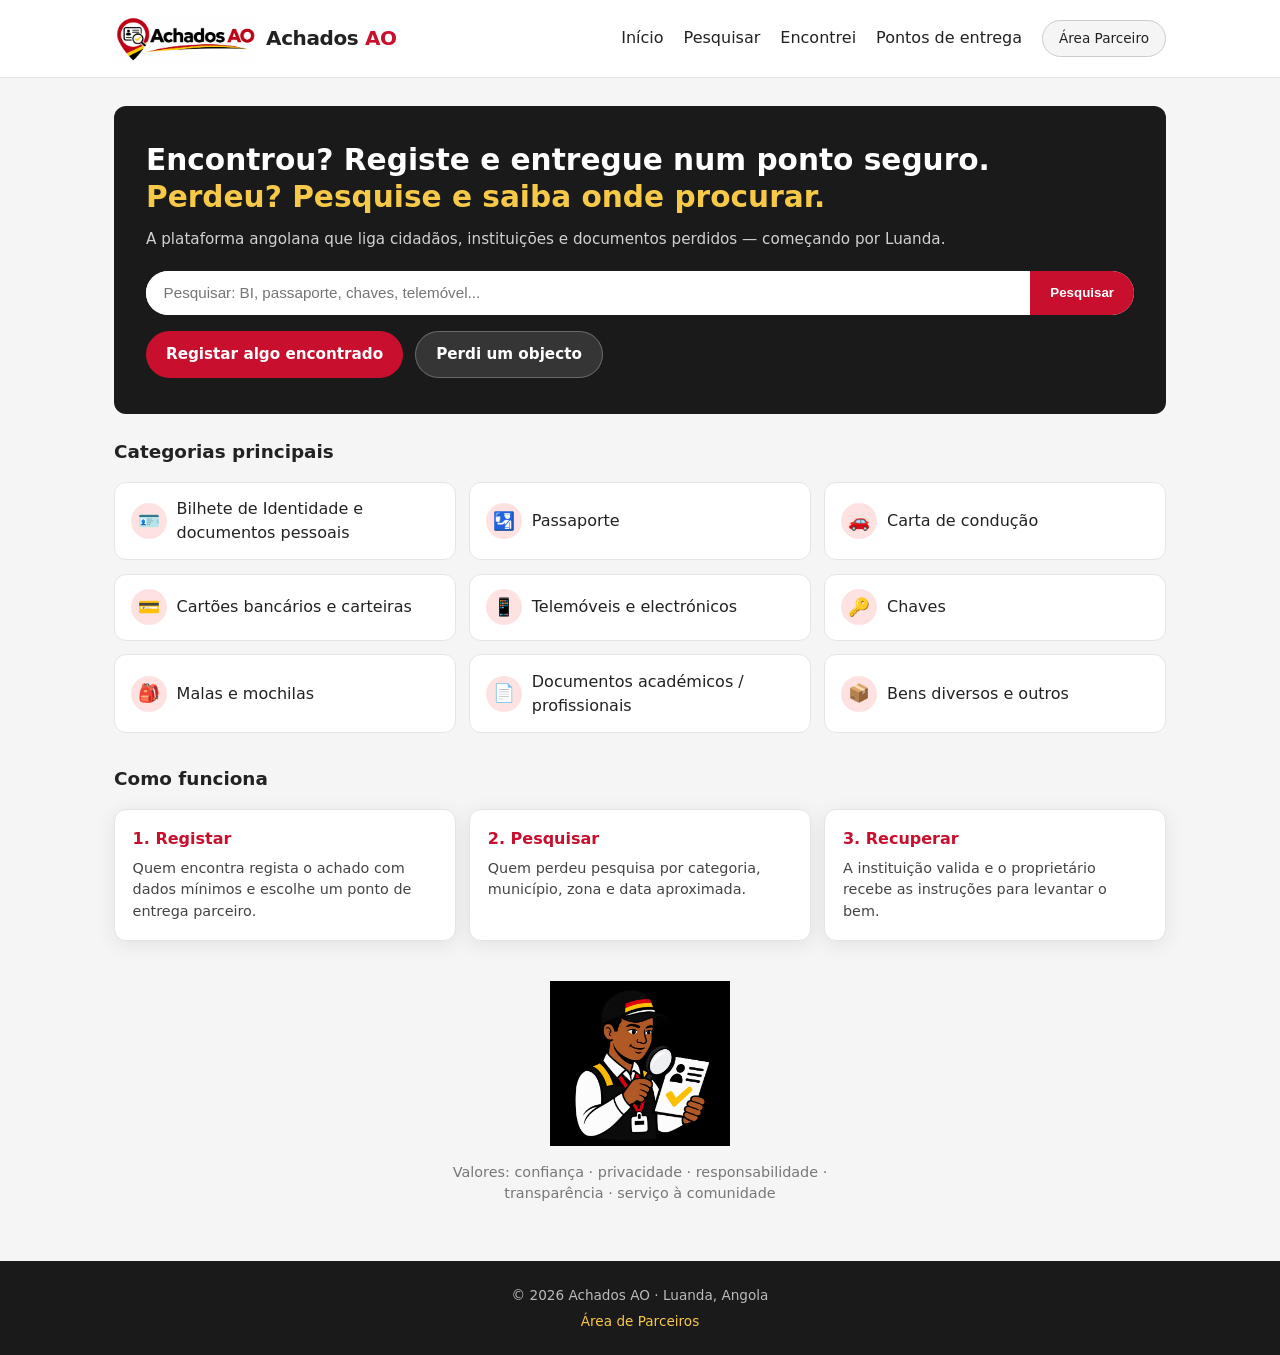
<file: achados/index.html>
<!DOCTYPE html>
<html lang="pt">
<head>
  <meta charset="UTF-8" />
  <meta name="viewport" content="width=device-width, initial-scale=1" />
  <title>Achados AO – Perdidos e Achados em Angola</title>
  <meta name="description" content="A plataforma angolana que liga cidadãos, instituições e documentos perdidos. Encontrou? Registe. Perdeu? Pesquise." />
  <link rel="stylesheet" href="css/styles.css" />
  <link rel="icon" href="assets/logo.jpeg" />
</head>
<body>
  <header class="site-header">
    <div class="header-inner">
      <a href="index.html" class="logo-link">
        <img src="assets/logo.jpeg" alt="Achados AO" class="logo-img" />
        <span class="logo-text">Achados <span>AO</span></span>
      </a>
      <button class="nav-toggle" aria-label="Menu" id="navToggle">
        <svg fill="none" stroke="currentColor" viewBox="0 0 24 24"><path stroke-linecap="round" stroke-linejoin="round" stroke-width="2" d="M4 6h16M4 12h16M4 18h16"/></svg>
      </button>
      <nav class="main-nav" id="mainNav">
        <a href="index.html">Início</a>
        <a href="pesquisar.html">Pesquisar</a>
        <a href="encontrei.html">Encontrei</a>
        <a href="pontos.html">Pontos de entrega</a>
        <a href="partner.html" class="btn btn-secondary" style="padding:0.45rem 1rem;font-size:0.85rem;">Área Parceiro</a>
      </nav>
    </div>
  </header>

  <main>
    <section class="hero">
      <h1>
        Encontrou? Registe e entregue num ponto seguro.<br />
        <span class="highlight">Perdeu? Pesquise e saiba onde procurar.</span>
      </h1>
      <p>A plataforma angolana que liga cidadãos, instituições e documentos perdidos — começando por Luanda.</p>

      <form class="search-box" action="pesquisar.html" method="get">
        <input type="search" name="q" placeholder="Pesquisar: BI, passaporte, chaves, telemóvel..." aria-label="Pesquisar" />
        <button type="submit">Pesquisar</button>
      </form>

      <div class="hero-actions">
        <a href="encontrei.html" class="btn btn-primary">Registar algo encontrado</a>
        <a href="pesquisar.html" class="btn btn-secondary" style="background:rgba(255,255,255,0.12);color:white;border-color:rgba(255,255,255,0.25);">Perdi um objecto</a>
      </div>
    </section>

    <section>
      <h2 class="section-title">Categorias principais</h2>
      <div class="card-grid categories" id="categoryGrid">
        <!-- filled by JS -->
      </div>
    </section>

    <section style="margin-top:2rem;">
      <h2 class="section-title">Como funciona</h2>
      <div class="card-grid">
        <div class="card">
          <strong style="color:var(--color-primary);">1. Registar</strong>
          <p style="font-size:0.9rem;margin-top:0.4rem;color:var(--color-gray-700);">Quem encontra regista o achado com dados mínimos e escolhe um ponto de entrega parceiro.</p>
        </div>
        <div class="card">
          <strong style="color:var(--color-primary);">2. Pesquisar</strong>
          <p style="font-size:0.9rem;margin-top:0.4rem;color:var(--color-gray-700);">Quem perdeu pesquisa por categoria, município, zona e data aproximada.</p>
        </div>
        <div class="card">
          <strong style="color:var(--color-primary);">3. Recuperar</strong>
          <p style="font-size:0.9rem;margin-top:0.4rem;color:var(--color-gray-700);">A instituição valida e o proprietário recebe as instruções para levantar o bem.</p>
        </div>
      </div>
    </section>

    <section style="margin-top:2.5rem;text-align:center;">
      <img src="assets/character.jpeg" alt="Achados AO" class="character-img" />
      <p style="color:var(--color-gray-500);font-size:0.9rem;max-width:420px;margin:0 auto;">
        Valores: confiança · privacidade · responsabilidade · transparência · serviço à comunidade
      </p>
    </section>
  </main>

  <footer class="site-footer">
    <p>© 2026 Achados AO · Luanda, Angola</p>
    <p style="margin-top:0.35rem;"><a href="partner.html">Área de Parceiros</a></p>
  </footer>

  <script src="js/public.js"></script>
  <script>
    document.getElementById('navToggle')?.addEventListener('click', () => {
      document.getElementById('mainNav').classList.toggle('open');
    });
    // Load categories on home
    document.addEventListener('DOMContentLoaded', () => {
      if (window.AchadosPublic) AchadosPublic.renderHomeCategories();
    });
  </script>
</body>
</html>
</file>
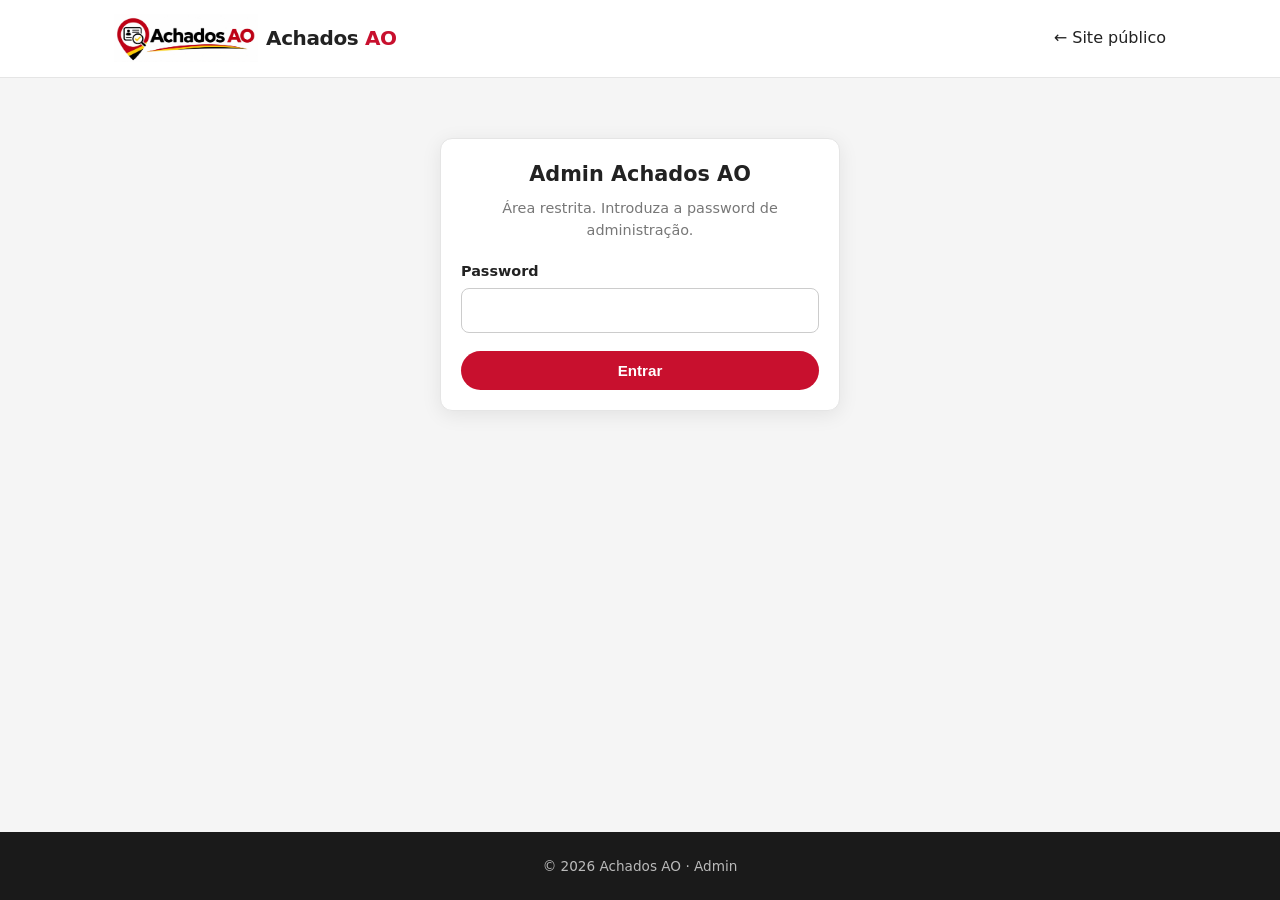
<file: achados/admin.html>
<!DOCTYPE html>
<html lang="pt">
<head>
  <meta charset="UTF-8" />
  <meta name="viewport" content="width=device-width, initial-scale=1" />
  <title>Admin – Achados AO</title>
  <link rel="stylesheet" href="css/styles.css" />
  <link rel="icon" href="assets/logo.jpeg" />
</head>
<body>
  <header class="site-header">
    <div class="header-inner">
      <a href="index.html" class="logo-link">
        <img src="assets/logo.jpeg" alt="Achados AO" class="logo-img" />
        <span class="logo-text">Achados <span>AO</span></span>
      </a>
      <nav class="main-nav" style="display:flex;">
        <a href="index.html">← Site público</a>
      </nav>
    </div>
  </header>

  <main>
    <!-- Login -->
    <div id="loginView" class="partner-login">
      <div class="form-card">
        <h1 style="font-size:1.3rem;font-weight:800;margin-bottom:0.5rem;text-align:center;">Admin Achados AO</h1>
        <p style="text-align:center;color:var(--color-gray-500);font-size:0.9rem;margin-bottom:1.25rem;">
          Área restrita. Introduza a password de administração.
        </p>
        <form id="adminLoginForm">
          <div class="form-group">
            <label for="password">Password</label>
            <input type="password" id="password" class="form-control" required autocomplete="current-password" />
          </div>
          <div id="loginMessage"></div>
          <button type="submit" class="btn btn-primary btn-block" id="loginBtn">Entrar</button>
        </form>
      </div>
    </div>

    <!-- Dashboard -->
    <div id="dashboardView" style="display:none;">
      <div class="partner-header">
        <div>
          <h1 style="font-size:1.3rem;font-weight:800;">Painel Admin</h1>
          <p style="color:var(--color-gray-500);font-size:0.9rem;">Parceiros e itens · sessão 8h</p>
        </div>
        <button class="btn btn-secondary" id="logoutBtn">Sair</button>
      </div>

      <div class="admin-tabs" id="adminTabs">
        <button type="button" class="admin-tab active" data-tab="items">Itens</button>
        <button type="button" class="admin-tab" data-tab="claims">Reclamações</button>
        <button type="button" class="admin-tab" data-tab="partners">Parceiros</button>
        <button type="button" class="admin-tab" data-tab="points">Pontos</button>
      </div>

      <div id="tabItems">
        <div class="form-group" style="max-width:280px;margin-bottom:1rem;">
          <label for="statusFilter">Filtrar por estado</label>
          <select id="statusFilter" class="form-control">
            <option value="">Todos</option>
            <option>Entrega pendente</option>
            <option>Recebido no posto</option>
            <option>Em validação</option>
            <option>Devolvido</option>
            <option>Encerrado</option>
          </select>
        </div>
        <div id="itemsList">
          <div class="state-box"><div class="spinner"></div><p>A carregar...</p></div>
        </div>
      </div>

      <div id="tabClaims" style="display:none;">
        <div class="form-group" style="max-width:280px;margin-bottom:1rem;">
          <label for="claimStatusFilter">Filtrar reclamações</label>
          <select id="claimStatusFilter" class="form-control">
            <option value="">Todas</option>
            <option value="pendente">pendente</option>
            <option value="em_analise">em_analise</option>
            <option value="aceite">aceite</option>
            <option value="rejeitado">rejeitado</option>
          </select>
        </div>
        <div id="claimsList">
          <div class="state-box"><div class="spinner"></div><p>A carregar...</p></div>
        </div>
      </div>

      <div id="tabPartners" style="display:none;">
        <div id="partnersList">
          <div class="state-box"><div class="spinner"></div><p>A carregar...</p></div>
        </div>
      </div>

      <div id="tabPoints" style="display:none;">
        <p id="pointsSummary" style="font-size:0.9rem;color:var(--color-gray-500);margin-bottom:1rem;"></p>
        <div id="pointsList">
          <div class="state-box"><div class="spinner"></div><p>A carregar...</p></div>
        </div>
      </div>
    </div>
  </main>

  <footer class="site-footer">
    <p>© 2026 Achados AO · Admin</p>
  </footer>

  <!-- Modal (reuse pattern) -->
  <div id="appModal" class="modal-overlay" hidden aria-hidden="true">
    <div class="modal-card" role="dialog" aria-modal="true" aria-labelledby="modalTitle">
      <h2 id="modalTitle" class="modal-title">Confirmar</h2>
      <p id="modalBody" class="modal-body"></p>
      <div class="modal-actions">
        <button type="button" class="btn btn-secondary" id="modalCancel">Cancelar</button>
        <button type="button" class="btn btn-primary" id="modalConfirm">Confirmar</button>
      </div>
    </div>
  </div>

  <script src="js/admin.js"></script>
</body>
</html>
</file>
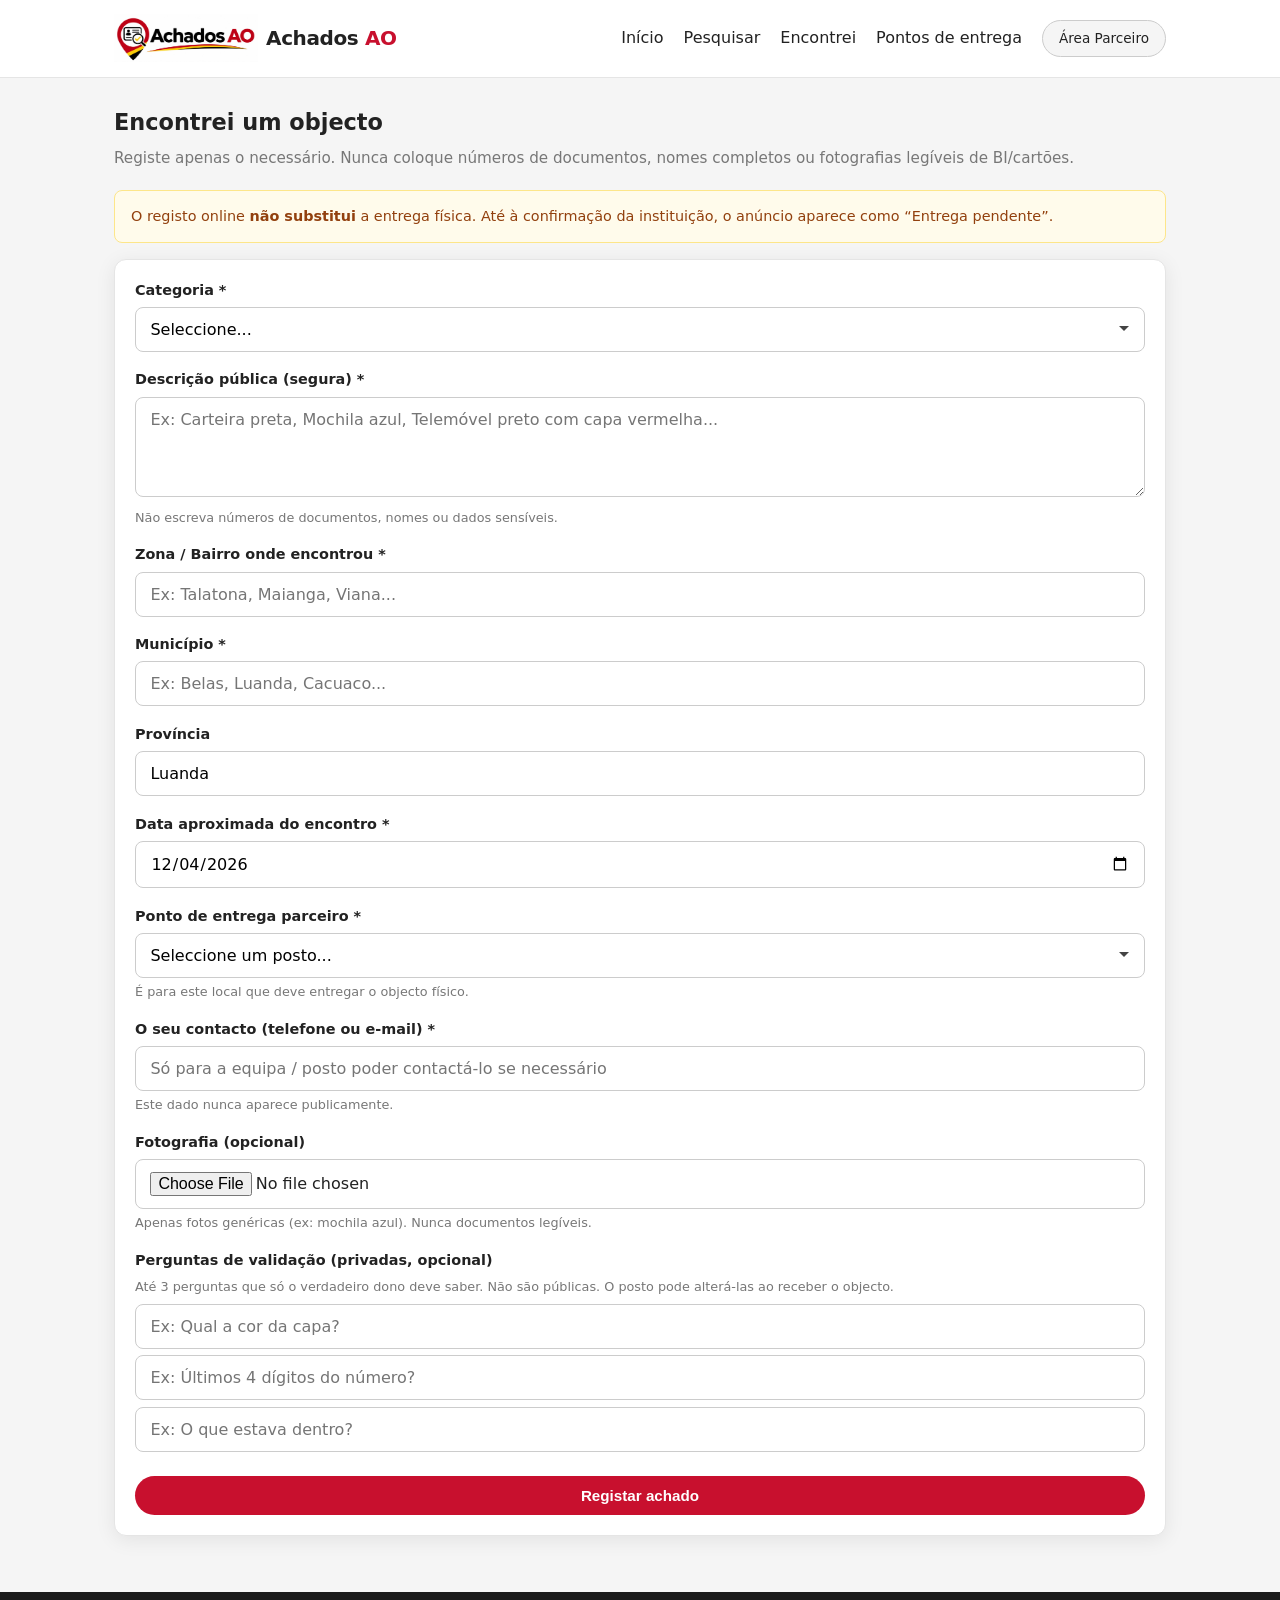
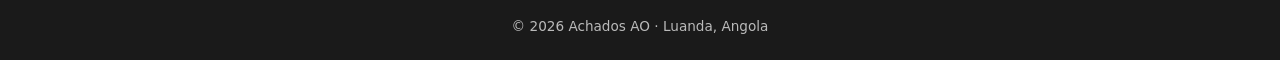
<file: achados/encontrei.html>
<!DOCTYPE html>
<html lang="pt">
<head>
  <meta charset="UTF-8" />
  <meta name="viewport" content="width=device-width, initial-scale=1" />
  <title>Encontrei um objecto – Achados AO</title>
  <link rel="stylesheet" href="css/styles.css" />
  <link rel="icon" href="assets/logo.jpeg" />
</head>
<body>
  <header class="site-header">
    <div class="header-inner">
      <a href="index.html" class="logo-link">
        <img src="assets/logo.jpeg" alt="Achados AO" class="logo-img" />
        <span class="logo-text">Achados <span>AO</span></span>
      </a>
      <button class="nav-toggle" aria-label="Menu" id="navToggle">
        <svg fill="none" stroke="currentColor" viewBox="0 0 24 24"><path stroke-linecap="round" stroke-linejoin="round" stroke-width="2" d="M4 6h16M4 12h16M4 18h16"/></svg>
      </button>
      <nav class="main-nav" id="mainNav">
        <a href="index.html">Início</a>
        <a href="pesquisar.html">Pesquisar</a>
        <a href="encontrei.html">Encontrei</a>
        <a href="pontos.html">Pontos de entrega</a>
        <a href="partner.html" class="btn btn-secondary" style="padding:0.45rem 1rem;font-size:0.85rem;">Área Parceiro</a>
      </nav>
    </div>
  </header>

  <main>
    <h1 style="font-size:1.4rem;font-weight:800;margin-bottom:0.5rem;">Encontrei um objecto</h1>
    <p style="color:var(--color-gray-500);margin-bottom:1.25rem;font-size:0.95rem;">
      Registe apenas o necessário. Nunca coloque números de documentos, nomes completos ou fotografias legíveis de BI/cartões.
    </p>

    <div class="alert alert-warning">
      O registo online <strong>não substitui</strong> a entrega física. Até à confirmação da instituição, o anúncio aparece como “Entrega pendente”.
    </div>

    <div id="formContainer">
      <form class="form-card" id="foundForm" novalidate>
        <div class="form-group">
          <label for="category">Categoria *</label>
          <select id="category" name="category" class="form-control" required>
            <option value="">Seleccione...</option>
          </select>
        </div>

        <div class="form-group">
          <label for="description_public">Descrição pública (segura) *</label>
          <textarea id="description_public" name="description_public" class="form-control" required
            placeholder="Ex: Carteira preta, Mochila azul, Telemóvel preto com capa vermelha..."></textarea>
          <p class="hint">Não escreva números de documentos, nomes ou dados sensíveis.</p>
        </div>

        <div class="form-group">
          <label for="zone">Zona / Bairro onde encontrou *</label>
          <input type="text" id="zone" name="zone" class="form-control" required placeholder="Ex: Talatona, Maianga, Viana..." />
        </div>

        <div class="form-group">
          <label for="municipio">Município *</label>
          <input type="text" id="municipio" name="municipio" class="form-control" required placeholder="Ex: Belas, Luanda, Cacuaco..." />
        </div>

        <div class="form-group">
          <label for="provincia">Província</label>
          <input type="text" id="provincia" name="provincia" class="form-control" value="Luanda" />
        </div>

        <div class="form-group">
          <label for="found_date_approx">Data aproximada do encontro *</label>
          <input type="date" id="found_date_approx" name="found_date_approx" class="form-control" required />
        </div>

        <div class="form-group">
          <label for="partner_id">Ponto de entrega parceiro *</label>
          <select id="partner_id" name="partner_id" class="form-control" required>
            <option value="">Seleccione um posto...</option>
          </select>
          <p class="hint">É para este local que deve entregar o objecto físico.</p>
        </div>

        <div class="form-group">
          <label for="finder_contact">O seu contacto (telefone ou e-mail) *</label>
          <input type="text" id="finder_contact" name="finder_contact" class="form-control" required
            placeholder="Só para a equipa / posto poder contactá-lo se necessário" />
          <p class="hint">Este dado nunca aparece publicamente.</p>
        </div>

        <div class="form-group">
          <label for="photo">Fotografia (opcional)</label>
          <input type="file" id="photo" name="photo" class="form-control" accept="image/*" />
          <p class="hint">Apenas fotos genéricas (ex: mochila azul). Nunca documentos legíveis.</p>
        </div>

        <div class="form-group">
          <label>Perguntas de validação (privadas, opcional)</label>
          <p class="hint" style="margin-bottom:0.5rem;">Até 3 perguntas que só o verdadeiro dono deve saber. Não são públicas. O posto pode alterá-las ao receber o objecto.</p>
          <input type="text" id="vq1" class="form-control" style="margin-bottom:0.4rem;" maxlength="120" placeholder="Ex: Qual a cor da capa?" />
          <input type="text" id="vq2" class="form-control" style="margin-bottom:0.4rem;" maxlength="120" placeholder="Ex: Últimos 4 dígitos do número?" />
          <input type="text" id="vq3" class="form-control" maxlength="120" placeholder="Ex: O que estava dentro?" />
        </div>

        <div id="formMessage"></div>

        <div class="form-actions">
          <button type="submit" class="btn btn-primary btn-block" id="submitBtn">Registar achado</button>
        </div>
      </form>
    </div>

    <div id="successContainer" style="display:none;">
      <div class="form-card" style="text-align:center;">
        <div style="font-size:2.5rem;margin-bottom:0.75rem;">✅</div>
        <h2 style="font-size:1.25rem;margin-bottom:0.5rem;">Registo criado com sucesso</h2>
        <p style="color:var(--color-gray-700);margin-bottom:1rem;">
          O seu código de registo é:
        </p>
        <p style="font-size:1.75rem;font-weight:800;color:var(--color-primary);letter-spacing:0.05em;" id="publicCode"></p>
        <p style="font-size:0.9rem;color:var(--color-gray-500);margin:1rem 0;">
          Guarde este código. Entregue o objecto físico no posto escolhido e mostre o código.
        </p>
        <div class="alert alert-info" style="text-align:left;">
          Estado actual: <strong>Entrega pendente</strong><br />
          O anúncio só passa a “Recebido no posto” depois da confirmação da instituição.
        </div>
        <a href="index.html" class="btn btn-primary" style="margin-top:1rem;">Voltar ao início</a>
      </div>
    </div>
  </main>

  <footer class="site-footer">
    <p>© 2026 Achados AO · Luanda, Angola</p>
  </footer>

  <script src="js/public.js"></script>
  <script>
    document.getElementById('navToggle')?.addEventListener('click', () => {
      document.getElementById('mainNav').classList.toggle('open');
    });
    document.addEventListener('DOMContentLoaded', () => {
      if (window.AchadosPublic) AchadosPublic.initFoundForm();
    });
  </script>
</body>
</html>
</file>
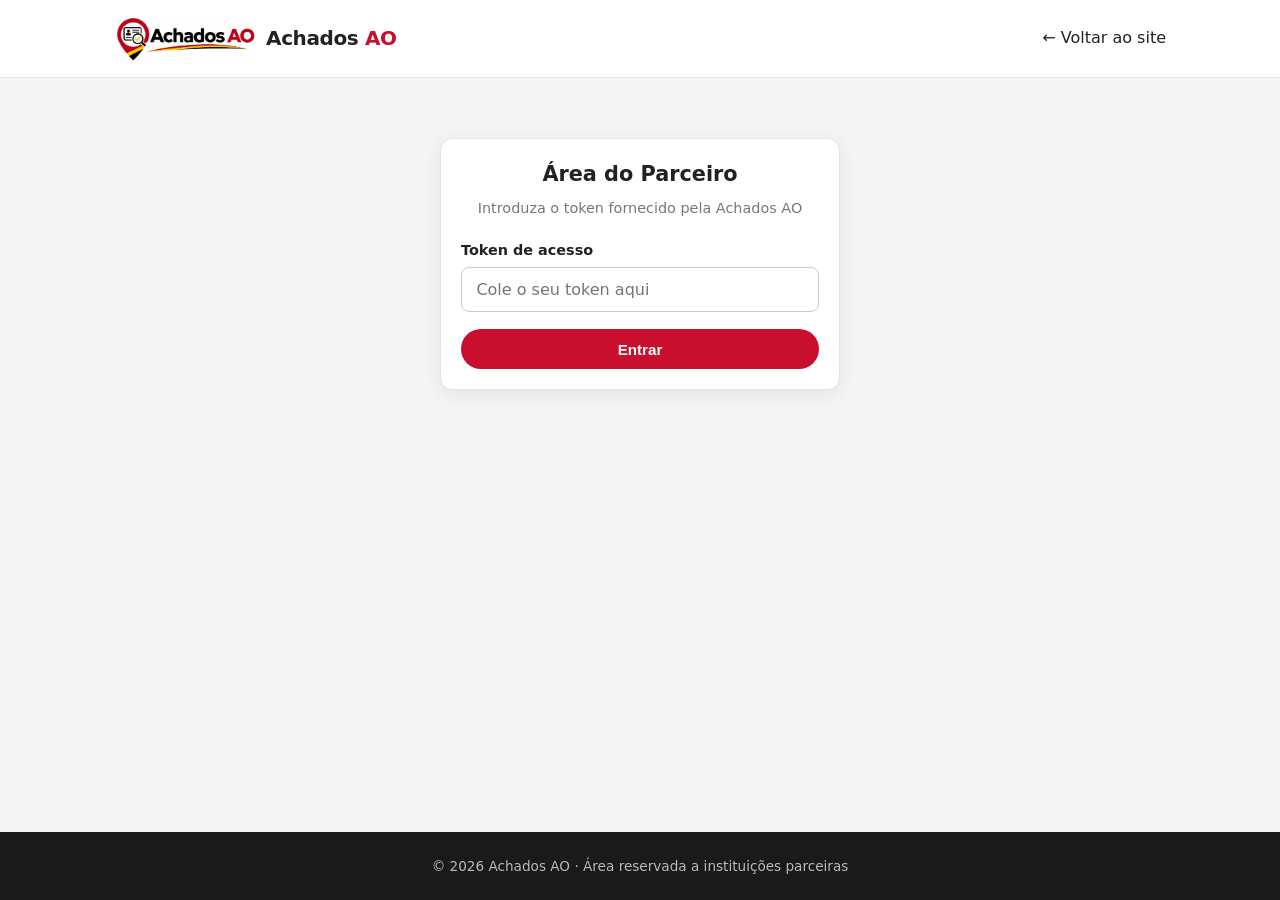
<file: achados/partner.html>
<!DOCTYPE html>
<html lang="pt">
<head>
  <meta charset="UTF-8" />
  <meta name="viewport" content="width=device-width, initial-scale=1" />
  <title>Área Parceiro – Achados AO</title>
  <link rel="stylesheet" href="css/styles.css" />
  <link rel="icon" href="assets/logo.jpeg" />
</head>
<body>
  <header class="site-header">
    <div class="header-inner">
      <a href="index.html" class="logo-link">
        <img src="assets/logo.jpeg" alt="Achados AO" class="logo-img" />
        <span class="logo-text">Achados <span>AO</span></span>
      </a>
      <nav class="main-nav" style="display:flex;">
        <a href="index.html">← Voltar ao site</a>
      </nav>
    </div>
  </header>

  <main>
    <!-- Login view -->
    <div id="loginView" class="partner-login">
      <div class="form-card">
        <h1 style="font-size:1.3rem;font-weight:800;margin-bottom:0.5rem;text-align:center;">Área do Parceiro</h1>
        <p style="text-align:center;color:var(--color-gray-500);font-size:0.9rem;margin-bottom:1.25rem;">
          Introduza o token fornecido pela Achados AO
        </p>
        <form id="partnerLoginForm">
          <div class="form-group">
            <label for="token">Token de acesso</label>
            <input type="password" id="token" class="form-control" required placeholder="Cole o seu token aqui" autocomplete="current-password" />
          </div>
          <div id="loginMessage"></div>
          <button type="submit" class="btn btn-primary btn-block" id="loginBtn">Entrar</button>
        </form>
      </div>
    </div>

    <!-- Dashboard view -->
    <div id="dashboardView" style="display:none;">
      <div class="partner-header">
        <div>
          <h1 style="font-size:1.3rem;font-weight:800;" id="partnerName">Posto</h1>
          <p style="color:var(--color-gray-500);font-size:0.9rem;" id="partnerMeta"></p>
        </div>
        <button class="btn btn-secondary" id="logoutBtn">Sair</button>
      </div>

      <div class="alert alert-info">
        Aqui vê apenas os objectos atribuídos a este posto. Confirme a recepção física para actualizar o estado.
      </div>

      <div class="admin-tabs" id="partnerTabs">
        <button type="button" class="admin-tab active" data-tab="items">Objectos</button>
        <button type="button" class="admin-tab" data-tab="claims">Reclamações</button>
      </div>

      <div id="tabItems">
        <div id="itemsList">
          <div class="state-box">
            <div class="spinner"></div>
            <p>A carregar itens...</p>
          </div>
        </div>
      </div>

      <div id="tabClaims" style="display:none;">
        <div id="claimsList">
          <div class="state-box">
            <div class="spinner"></div>
            <p>A carregar reclamações...</p>
          </div>
        </div>
      </div>
    </div>
  </main>

  <footer class="site-footer">
    <p>© 2026 Achados AO · Área reservada a instituições parceiras</p>
  </footer>

  <!-- Reusable modal (confirm / error) -->
  <div id="appModal" class="modal-overlay" hidden aria-hidden="true">
    <div class="modal-card" role="dialog" aria-modal="true" aria-labelledby="modalTitle">
      <h2 id="modalTitle" class="modal-title">Confirmar</h2>
      <p id="modalBody" class="modal-body"></p>
      <div id="modalError" class="alert alert-danger" hidden style="margin-bottom:1rem;"></div>
      <div class="modal-actions">
        <button type="button" class="btn btn-secondary" id="modalCancel">Cancelar</button>
        <button type="button" class="btn btn-success" id="modalConfirm">Confirmar</button>
      </div>
    </div>
  </div>

  <script src="js/partner.js"></script>
</body>
</html>
</file>
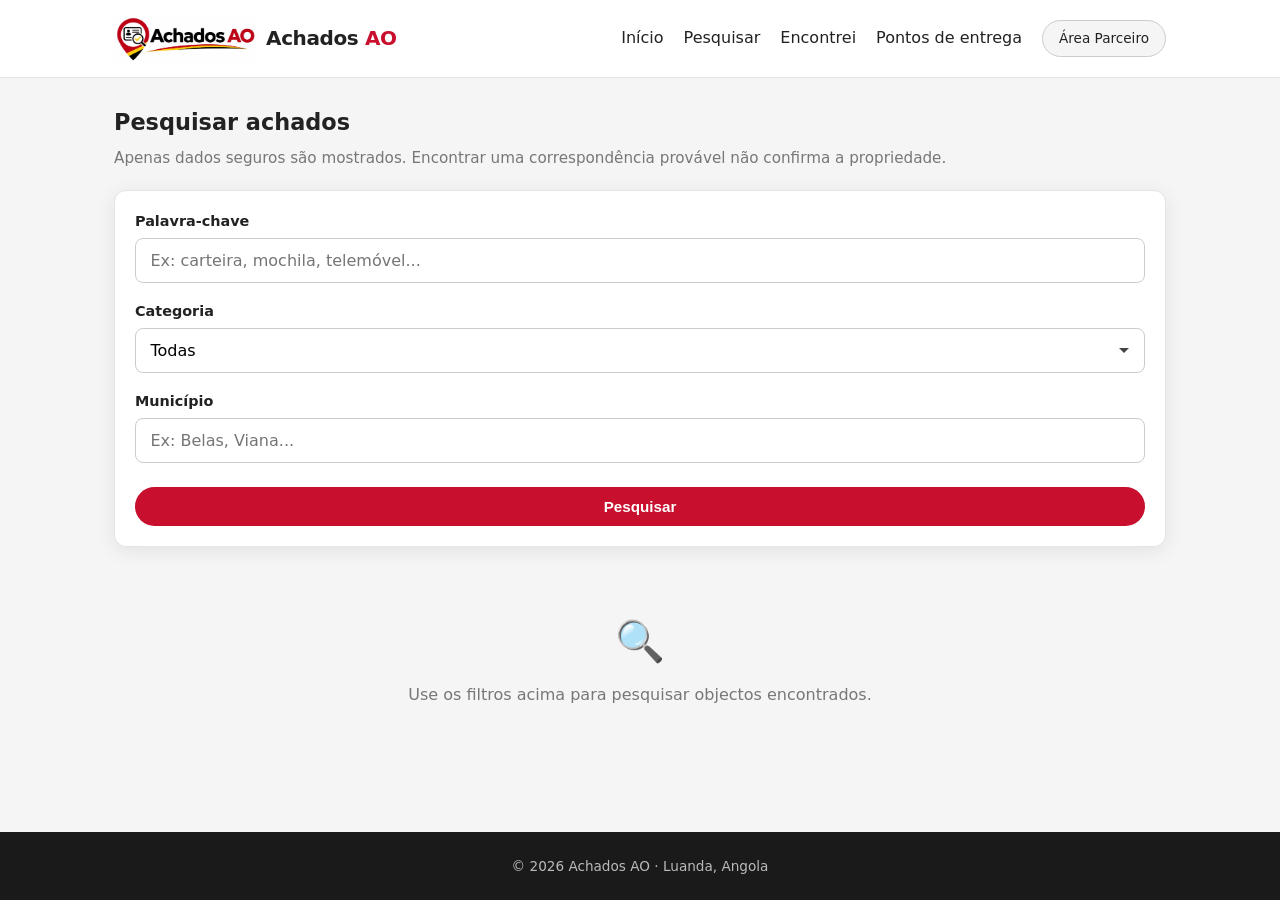
<file: achados/pesquisar.html>
<!DOCTYPE html>
<html lang="pt">
<head>
  <meta charset="UTF-8" />
  <meta name="viewport" content="width=device-width, initial-scale=1" />
  <title>Pesquisar achados – Achados AO</title>
  <link rel="stylesheet" href="css/styles.css" />
  <link rel="icon" href="assets/logo.jpeg" />
</head>
<body>
  <header class="site-header">
    <div class="header-inner">
      <a href="index.html" class="logo-link">
        <img src="assets/logo.jpeg" alt="Achados AO" class="logo-img" />
        <span class="logo-text">Achados <span>AO</span></span>
      </a>
      <button class="nav-toggle" aria-label="Menu" id="navToggle">
        <svg fill="none" stroke="currentColor" viewBox="0 0 24 24"><path stroke-linecap="round" stroke-linejoin="round" stroke-width="2" d="M4 6h16M4 12h16M4 18h16"/></svg>
      </button>
      <nav class="main-nav" id="mainNav">
        <a href="index.html">Início</a>
        <a href="pesquisar.html">Pesquisar</a>
        <a href="encontrei.html">Encontrei</a>
        <a href="pontos.html">Pontos de entrega</a>
        <a href="partner.html" class="btn btn-secondary" style="padding:0.45rem 1rem;font-size:0.85rem;">Área Parceiro</a>
      </nav>
    </div>
  </header>

  <main>
    <h1 style="font-size:1.4rem;font-weight:800;margin-bottom:0.5rem;">Pesquisar achados</h1>
    <p style="color:var(--color-gray-500);margin-bottom:1.25rem;font-size:0.95rem;">
      Apenas dados seguros são mostrados. Encontrar uma correspondência provável não confirma a propriedade.
    </p>

    <form class="form-card" id="searchForm" style="margin-bottom:1.5rem;">
      <div class="form-group">
        <label for="q">Palavra-chave</label>
        <input type="search" id="q" name="q" class="form-control" placeholder="Ex: carteira, mochila, telemóvel..." />
      </div>
      <div class="form-group">
        <label for="category">Categoria</label>
        <select id="category" name="category" class="form-control">
          <option value="">Todas</option>
        </select>
      </div>
      <div class="form-group">
        <label for="municipio">Município</label>
        <input type="text" id="municipio" name="municipio" class="form-control" placeholder="Ex: Belas, Viana..." />
      </div>
      <div class="form-actions">
        <button type="submit" class="btn btn-primary btn-block">Pesquisar</button>
      </div>
    </form>

    <div id="resultsArea">
      <div class="state-box" id="initialState">
        <div class="icon">🔍</div>
        <p>Use os filtros acima para pesquisar objectos encontrados.</p>
      </div>
    </div>
  </main>

  <footer class="site-footer">
    <p>© 2026 Achados AO · Luanda, Angola</p>
  </footer>

  <script src="js/public.js"></script>
  <script>
    document.getElementById('navToggle')?.addEventListener('click', () => {
      document.getElementById('mainNav').classList.toggle('open');
    });
    document.addEventListener('DOMContentLoaded', () => {
      if (window.AchadosPublic) AchadosPublic.initSearchPage();
    });
  </script>
</body>
</html>
</file>
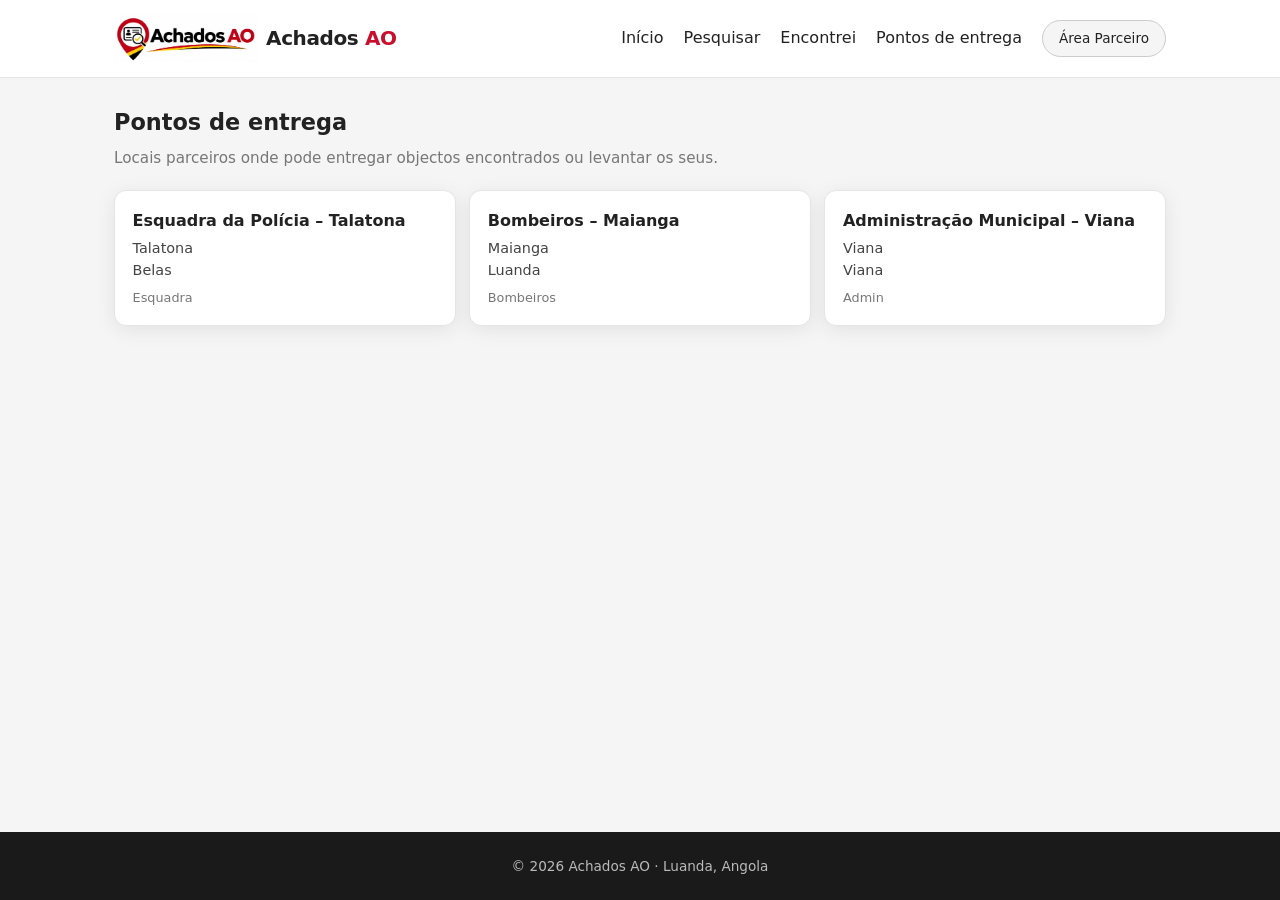
<file: achados/pontos.html>
<!DOCTYPE html>
<html lang="pt">
<head>
  <meta charset="UTF-8" />
  <meta name="viewport" content="width=device-width, initial-scale=1" />
  <title>Pontos de entrega – Achados AO</title>
  <link rel="stylesheet" href="css/styles.css" />
  <link rel="icon" href="assets/logo.jpeg" />
</head>
<body>
  <header class="site-header">
    <div class="header-inner">
      <a href="index.html" class="logo-link">
        <img src="assets/logo.jpeg" alt="Achados AO" class="logo-img" />
        <span class="logo-text">Achados <span>AO</span></span>
      </a>
      <button class="nav-toggle" aria-label="Menu" id="navToggle">
        <svg fill="none" stroke="currentColor" viewBox="0 0 24 24"><path stroke-linecap="round" stroke-linejoin="round" stroke-width="2" d="M4 6h16M4 12h16M4 18h16"/></svg>
      </button>
      <nav class="main-nav" id="mainNav">
        <a href="index.html">Início</a>
        <a href="pesquisar.html">Pesquisar</a>
        <a href="encontrei.html">Encontrei</a>
        <a href="pontos.html">Pontos de entrega</a>
        <a href="partner.html" class="btn btn-secondary" style="padding:0.45rem 1rem;font-size:0.85rem;">Área Parceiro</a>
      </nav>
    </div>
  </header>

  <main>
    <h1 style="font-size:1.4rem;font-weight:800;margin-bottom:0.5rem;">Pontos de entrega</h1>
    <p style="color:var(--color-gray-500);margin-bottom:1.25rem;font-size:0.95rem;">
      Locais parceiros onde pode entregar objectos encontrados ou levantar os seus.
    </p>

    <div id="partnersList">
      <div class="state-box">
        <div class="spinner"></div>
        <p>A carregar pontos de entrega...</p>
      </div>
    </div>
  </main>

  <footer class="site-footer">
    <p>© 2026 Achados AO · Luanda, Angola</p>
  </footer>

  <script src="js/public.js"></script>
  <script>
    document.getElementById('navToggle')?.addEventListener('click', () => {
      document.getElementById('mainNav').classList.toggle('open');
    });
    document.addEventListener('DOMContentLoaded', () => {
      if (window.AchadosPublic) AchadosPublic.renderPartnersList();
    });
  </script>
</body>
</html>
</file>
<file: achados/css/styles.css>
/* Achados AO – Phase 1 – Mobile-first */
:root {
  --color-primary: #C8102E;
  --color-primary-dark: #9B0C24;
  --color-accent: #F7C948;
  --color-black: #111111;
  --color-dark: #1A1A1A;
  --color-gray-900: #222222;
  --color-gray-700: #444444;
  --color-gray-500: #777777;
  --color-gray-300: #CCCCCC;
  --color-gray-200: #E5E5E5;
  --color-gray-100: #F5F5F5;
  --color-white: #FFFFFF;
  --color-success: #0F7B3C;
  --color-warning: #D97706;
  --color-danger: #B91C1C;
  --font-sans: system-ui, -apple-system, "Segoe UI", Roboto, "Helvetica Neue", Arial, sans-serif;
  --radius: 12px;
  --shadow: 0 4px 20px rgba(0,0,0,0.08);
  --max-width: 1100px;
}

*, *::before, *::after { box-sizing: border-box; margin: 0; padding: 0; }

html { font-size: 16px; -webkit-text-size-adjust: 100%; }

body {
  font-family: var(--font-sans);
  color: var(--color-gray-900);
  background: var(--color-gray-100);
  line-height: 1.5;
  min-height: 100vh;
  display: flex;
  flex-direction: column;
}

img { max-width: 100%; height: auto; display: block; }

a { color: var(--color-primary); text-decoration: none; }
a:hover { text-decoration: underline; }

/* Header */
.site-header {
  background: var(--color-white);
  border-bottom: 1px solid var(--color-gray-200);
  position: sticky;
  top: 0;
  z-index: 50;
}

.header-inner {
  max-width: var(--max-width);
  margin: 0 auto;
  padding: 0.75rem 1rem;
  display: flex;
  align-items: center;
  justify-content: space-between;
  gap: 1rem;
}

.logo-link {
  display: flex;
  align-items: center;
  gap: 0.5rem;
  text-decoration: none;
  color: inherit;
}

.logo-img {
  height: 40px;
  width: auto;
}

.logo-text {
  font-weight: 800;
  font-size: 1.25rem;
  letter-spacing: -0.02em;
}

.logo-text span { color: var(--color-primary); }

.nav-toggle {
  display: flex;
  background: none;
  border: none;
  padding: 0.5rem;
  cursor: pointer;
  color: var(--color-gray-900);
}

.nav-toggle svg { width: 24px; height: 24px; }

.main-nav {
  display: none;
  position: absolute;
  top: 100%;
  left: 0;
  right: 0;
  background: var(--color-white);
  border-bottom: 1px solid var(--color-gray-200);
  padding: 1rem;
  flex-direction: column;
  gap: 0.75rem;
}

.main-nav.open { display: flex; }

.main-nav a {
  color: var(--color-gray-900);
  font-weight: 500;
  padding: 0.5rem 0;
}

.main-nav a:hover { color: var(--color-primary); }

.btn {
  display: inline-flex;
  align-items: center;
  justify-content: center;
  gap: 0.4rem;
  padding: 0.7rem 1.25rem;
  border-radius: 999px;
  font-weight: 600;
  font-size: 0.95rem;
  border: none;
  cursor: pointer;
  transition: background 0.15s, transform 0.1s;
  text-decoration: none;
}

.btn:active { transform: scale(0.98); }

.btn-primary {
  background: var(--color-primary);
  color: var(--color-white);
}

.btn-primary:hover { background: var(--color-primary-dark); color: var(--color-white); text-decoration: none; }

.btn-secondary {
  background: var(--color-gray-100);
  color: var(--color-gray-900);
  border: 1px solid var(--color-gray-300);
}

.btn-secondary:hover { background: var(--color-gray-200); text-decoration: none; }

.btn-success {
  background: var(--color-success);
  color: white;
}

.btn-block { width: 100%; }

.btn:disabled {
  opacity: 0.6;
  cursor: not-allowed;
}

/* Main content */
main {
  flex: 1;
  max-width: var(--max-width);
  margin: 0 auto;
  width: 100%;
  padding: 1.25rem 1rem 3rem;
}

/* Hero */
.hero {
  background: var(--color-dark);
  color: var(--color-white);
  border-radius: var(--radius);
  padding: 1.75rem 1.25rem;
  margin-bottom: 1.5rem;
  position: relative;
  overflow: hidden;
}

.hero h1 {
  font-size: 1.5rem;
  font-weight: 800;
  line-height: 1.25;
  margin-bottom: 0.75rem;
}

.hero h1 .highlight { color: var(--color-accent); }

.hero p {
  color: rgba(255,255,255,0.8);
  font-size: 0.95rem;
  margin-bottom: 1.25rem;
}

.hero-actions {
  display: flex;
  flex-direction: column;
  gap: 0.75rem;
}

.search-box {
  display: flex;
  background: var(--color-white);
  border-radius: 999px;
  overflow: hidden;
  margin-bottom: 1rem;
}

.search-box input {
  flex: 1;
  border: none;
  padding: 0.85rem 1.1rem;
  font-size: 0.95rem;
  outline: none;
  min-width: 0;
}

.search-box button {
  background: var(--color-primary);
  color: white;
  border: none;
  padding: 0 1.25rem;
  font-weight: 600;
  cursor: pointer;
}

/* Cards & grids */
.section-title {
  font-size: 1.15rem;
  font-weight: 700;
  margin-bottom: 1rem;
  color: var(--color-gray-900);
}

.card-grid {
  display: grid;
  grid-template-columns: 1fr;
  gap: 0.85rem;
}

.card {
  background: var(--color-white);
  border-radius: var(--radius);
  padding: 1.1rem;
  box-shadow: var(--shadow);
  border: 1px solid var(--color-gray-200);
}

.card-category {
  display: flex;
  align-items: center;
  gap: 0.6rem;
  padding: 0.9rem 1rem;
  background: var(--color-white);
  border-radius: var(--radius);
  border: 1px solid var(--color-gray-200);
  font-weight: 500;
  color: var(--color-gray-900);
  transition: border-color 0.15s, box-shadow 0.15s;
}

.card-category:hover {
  border-color: var(--color-primary);
  box-shadow: var(--shadow);
  text-decoration: none;
}

.card-category .icon {
  width: 36px;
  height: 36px;
  border-radius: 50%;
  background: #FEE2E2;
  color: var(--color-primary);
  display: flex;
  align-items: center;
  justify-content: center;
  font-size: 1.1rem;
  flex-shrink: 0;
}

/* Status badges */
.badge {
  display: inline-block;
  padding: 0.25rem 0.65rem;
  border-radius: 999px;
  font-size: 0.75rem;
  font-weight: 600;
}

.badge-pendente { background: #FEF3C7; color: #92400E; }
.badge-recebido { background: #D1FAE5; color: #065F46; }
.badge-validacao { background: #DBEAFE; color: #1E40AF; }
.badge-devolvido { background: #E0E7FF; color: #3730A3; }
.badge-encerrado { background: #F3F4F6; color: #4B5563; }

/* Forms */
.form-card {
  background: var(--color-white);
  border-radius: var(--radius);
  padding: 1.25rem;
  box-shadow: var(--shadow);
  border: 1px solid var(--color-gray-200);
}

.form-group {
  margin-bottom: 1.1rem;
}

.form-group label {
  display: block;
  font-weight: 600;
  font-size: 0.9rem;
  margin-bottom: 0.35rem;
  color: var(--color-gray-900);
}

.form-group .hint {
  font-size: 0.8rem;
  color: var(--color-gray-500);
  margin-top: 0.25rem;
}

.form-control {
  width: 100%;
  padding: 0.75rem 0.9rem;
  border: 1px solid var(--color-gray-300);
  border-radius: 8px;
  font-size: 1rem;
  font-family: inherit;
  background: var(--color-white);
  transition: border-color 0.15s;
}

.form-control:focus {
  outline: none;
  border-color: var(--color-primary);
  box-shadow: 0 0 0 3px rgba(200,16,46,0.15);
}

select.form-control {
  appearance: none;
  background-image: url("data:image/svg+xml,%3Csvg xmlns='http://www.w3.org/2000/svg' width='12' height='12' viewBox='0 0 12 12'%3E%3Cpath fill='%23444' d='M6 8L1 3h10z'/%3E%3C/svg%3E");
  background-repeat: no-repeat;
  background-position: right 0.9rem center;
  padding-right: 2.2rem;
}

textarea.form-control {
  min-height: 100px;
  resize: vertical;
}

.form-actions {
  margin-top: 1.5rem;
  display: flex;
  flex-direction: column;
  gap: 0.75rem;
}

/* Alerts */
.alert {
  padding: 0.9rem 1rem;
  border-radius: 8px;
  font-size: 0.9rem;
  margin-bottom: 1rem;
}

.alert-info { background: #EFF6FF; color: #1E40AF; border: 1px solid #BFDBFE; }
.alert-success { background: #ECFDF5; color: #065F46; border: 1px solid #A7F3D0; }
.alert-warning { background: #FFFBEB; color: #92400E; border: 1px solid #FDE68A; }
.alert-danger { background: #FEF2F2; color: #991B1B; border: 1px solid #FECACA; }

/* Item cards (search results) */
.item-card {
  background: var(--color-white);
  border-radius: var(--radius);
  padding: 1rem;
  border: 1px solid var(--color-gray-200);
  display: flex;
  flex-direction: column;
  gap: 0.5rem;
}

.item-card .meta {
  font-size: 0.85rem;
  color: var(--color-gray-500);
  display: flex;
  flex-wrap: wrap;
  gap: 0.5rem 1rem;
}

.item-card h3 {
  font-size: 1rem;
  font-weight: 600;
}

/* Partner portal */
.partner-login {
  max-width: 400px;
  margin: 2rem auto;
}

.partner-header {
  display: flex;
  justify-content: space-between;
  align-items: center;
  margin-bottom: 1.25rem;
  flex-wrap: wrap;
  gap: 0.75rem;
}

.partner-item {
  background: var(--color-white);
  border-radius: var(--radius);
  padding: 1rem;
  border: 1px solid var(--color-gray-200);
  margin-bottom: 0.85rem;
}

.partner-item .actions {
  margin-top: 0.75rem;
  display: flex;
  gap: 0.5rem;
  flex-wrap: wrap;
}

/* Footer */
.site-footer {
  background: var(--color-dark);
  color: rgba(255,255,255,0.7);
  padding: 1.5rem 1rem;
  text-align: center;
  font-size: 0.85rem;
}

.site-footer a { color: var(--color-accent); }

/* Loading & empty states */
.state-box {
  text-align: center;
  padding: 2.5rem 1rem;
  color: var(--color-gray-500);
}

.state-box .icon { font-size: 2.5rem; margin-bottom: 0.75rem; }

.spinner {
  width: 28px;
  height: 28px;
  border: 3px solid var(--color-gray-200);
  border-top-color: var(--color-primary);
  border-radius: 50%;
  animation: spin 0.7s linear infinite;
  margin: 0 auto 0.75rem;
}

@keyframes spin { to { transform: rotate(360deg); } }

/* Character illustration */
.character-img {
  max-width: 180px;
  margin: 0 auto 1rem;
}

/* Desktop */
@media (min-width: 640px) {
  .hero h1 { font-size: 1.85rem; }
  .hero-actions { flex-direction: row; }
  .card-grid { grid-template-columns: repeat(2, 1fr); }
  .form-actions { flex-direction: row; }
  .btn-block-sm { width: auto; }
}

@media (min-width: 768px) {
  .nav-toggle { display: none; }
  .main-nav {
    display: flex;
    position: static;
    flex-direction: row;
    align-items: center;
    gap: 1.25rem;
    padding: 0;
    border: none;
    background: transparent;
  }
  .header-inner { padding: 0.9rem 1.5rem; }
  main { padding: 1.75rem 1.5rem 3.5rem; }
  .hero { padding: 2.25rem 2rem; }
  .card-grid { grid-template-columns: repeat(3, 1fr); }
  .logo-img { height: 48px; }
}

@media (min-width: 1024px) {
  .card-grid.categories { grid-template-columns: repeat(3, 1fr); }
}

/* Modal (partner confirm / errors) */
.modal-overlay {
  position: fixed;
  inset: 0;
  background: rgba(17, 17, 17, 0.55);
  display: flex;
  align-items: center;
  justify-content: center;
  padding: 1rem;
  z-index: 1000;
}

.modal-overlay[hidden] {
  display: none;
}

.modal-card {
  background: var(--color-white);
  border-radius: 12px;
  border: 1px solid var(--color-gray-200);
  box-shadow: 0 12px 40px rgba(0, 0, 0, 0.18);
  width: 100%;
  max-width: 380px;
  padding: 1.35rem 1.25rem 1.2rem;
}

.modal-title {
  font-size: 1.15rem;
  font-weight: 800;
  color: var(--color-gray-900);
  margin: 0 0 0.5rem;
}

.modal-body {
  font-size: 0.95rem;
  color: var(--color-gray-700);
  margin: 0 0 1.15rem;
  line-height: 1.45;
}

.modal-actions {
  display: flex;
  gap: 0.6rem;
  justify-content: flex-end;
  flex-wrap: wrap;
}

.modal-actions .btn {
  min-width: 110px;
}

@media (max-width: 400px) {
  .modal-actions {
    flex-direction: column-reverse;
  }
  .modal-actions .btn {
    width: 100%;
  }
}

/* Admin tabs */
.admin-tabs {
  display: flex;
  gap: 0.35rem;
  margin-bottom: 1.25rem;
  flex-wrap: wrap;
}

.admin-tab {
  border: 1px solid var(--color-gray-300);
  background: var(--color-white);
  color: var(--color-gray-700);
  padding: 0.45rem 1rem;
  border-radius: 999px;
  font-size: 0.9rem;
  font-weight: 600;
  cursor: pointer;
}

.admin-tab.active {
  background: var(--color-primary);
  border-color: var(--color-primary);
  color: var(--color-white);
}

.admin-tab:hover:not(.active) {
  background: var(--color-gray-100);
}
</file>
